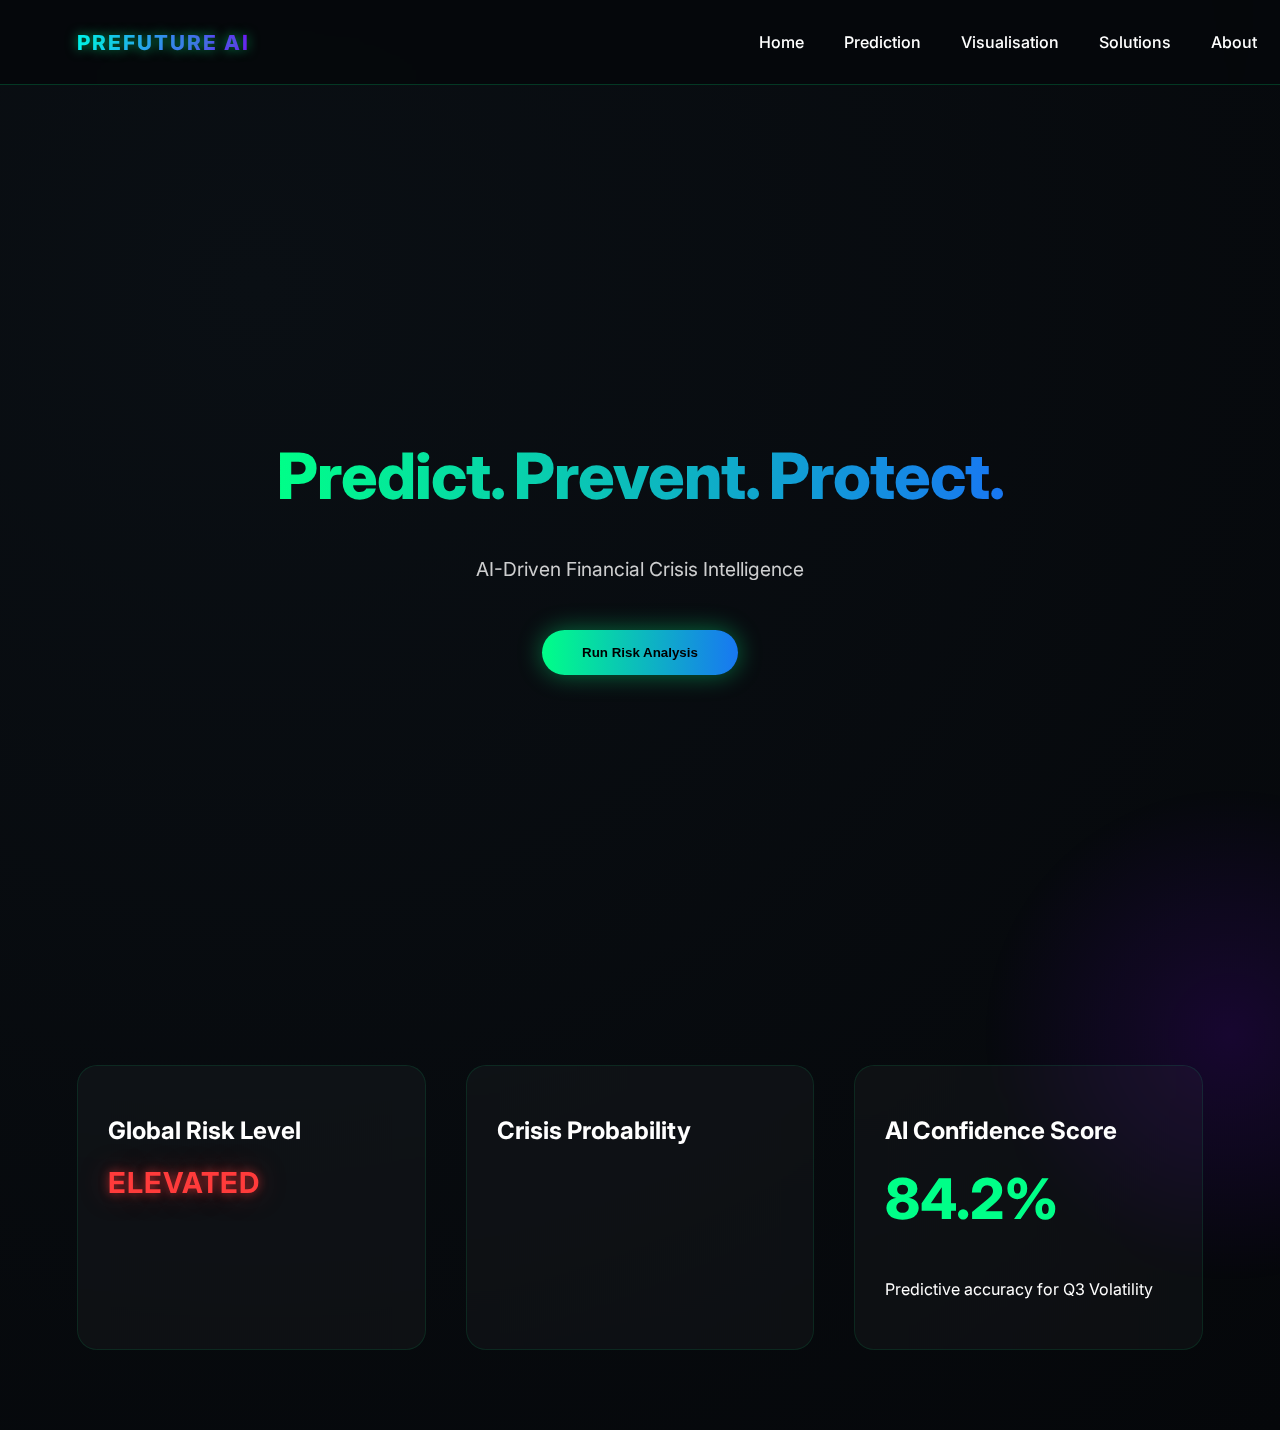
<file: index.html>
<!DOCTYPE html>
<html lang="en">
<head>
    <meta charset="UTF-8">
    <title>Financial Risk Intelligence</title>
    <link rel="stylesheet" href="style.css">
<script defer src="script.js"></script>
<link href="https://fonts.googleapis.com/css2?family=Inter:wght@400;700;800&display=swap" rel="stylesheet">
</head>

<body>

    <canvas id="bgCanvas"></canvas>

    <nav class="navbar">
        <div class="logo">PREFUTURE AI</div>
    <ul>
        <li><a href="index.html">Home</a></li>
        <li><a href="prediction.html">Prediction</a></li>
        <li><a href="visualisation.html">Visualisation</a></li>
        <li><a href="strategy.html">Solutions</a></li>
        <li><a href="about.html">About</a></li>
        <li><a href="contact.html">Contact</a></li>
    </ul>
</nav>


    </nav>

    <section class="hero">
        <div class="hero-content">
            <h1>Predict. Prevent. Protect.</h1>
            <p>AI-Driven Financial Crisis Intelligence</p>
            <button onclick="window.location.href='prediction.html'">Run Risk Analysis</button>

        </div>
    </section>

    <section class="dashboard">
        <div class="card">
            <h2>Global Risk Level</h2>
            <div class="risk-indicator high">ELEVATED</div>
        </div>

        <div class="card">
            <h2>Crisis Probability</h2>
            <canvas id="riskChart"></canvas>
        </div>

        <div class="card">
            <h2>AI Confidence Score</h2>
            <div class="score">84.2%</div>
            <div class="chart-line"></div><br>
            <p>Predictive accuracy for Q3 Volatility</p>
        </div>
    </section>

    <script src="script.js"></script>
</body>



</html>
</file>
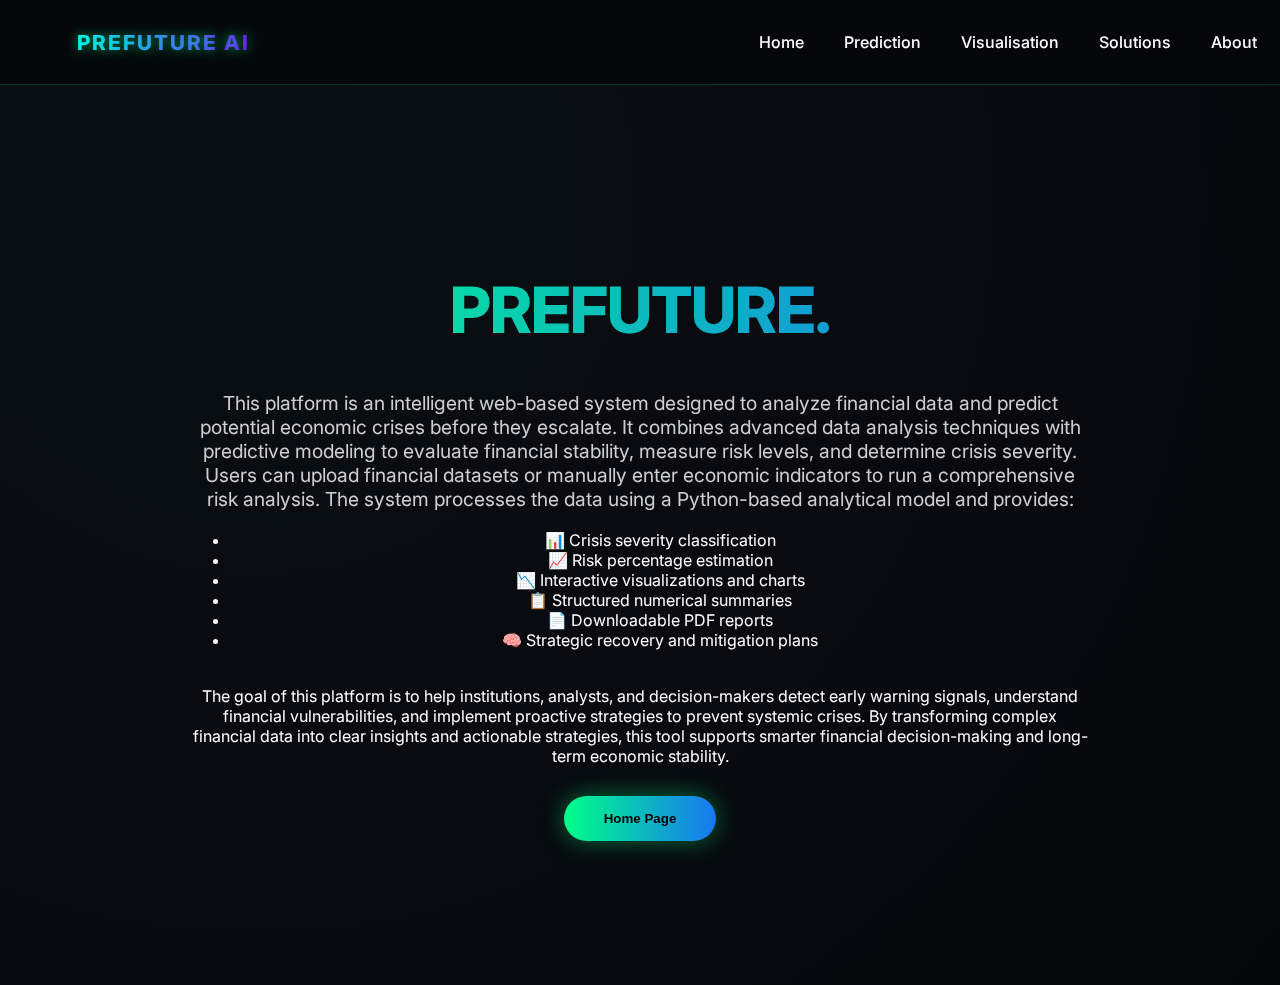
<file: about.html>
<!DOCTYPE html>
<html lang="en">
<head>
    <meta charset="UTF-8">
    <title>Financial Risk Intelligence</title>
    <link rel="stylesheet" href="style.css">
<script defer src="script.js"></script>
<link href="https://fonts.googleapis.com/css2?family=Inter:wght@400;700;800&display=swap" rel="stylesheet">
</head>

<body>

    <canvas id="bgCanvas"></canvas>

    <nav class="navbar">
        <div class="logo">PREFUTURE AI</div>
    <ul>
        <li><a href="index.html">Home</a></li>
        <li><a href="prediction.html">Prediction</a></li>
        <li><a href="visualisation.html">Visualisation</a></li>
        <li><a href="strategy.html">Solutions</a></li>
        <li><a href="about.html">About</a></li>
        <li><a href="contact.html">Contact</a></li>
    </ul>
</nav>


    </nav>

    <section class="hero">
        <div class="hero-content">
            <h1>PREFUTURE.</h1>
            <p>This platform is an intelligent web-based system designed to analyze financial data and predict potential economic crises before they escalate. It combines advanced data analysis techniques with predictive modeling to evaluate financial stability, measure risk levels, and determine crisis severity.
Users can upload financial datasets or manually enter economic indicators to run a comprehensive risk analysis. The system processes the data using a Python-based analytical model and provides:<br>
<ul>
<li>📊 Crisis severity classification</li>
<li>📈 Risk percentage estimation</li>
<li>📉 Interactive visualizations and charts</li>
<li>📋 Structured numerical summaries</li>
<li>📄 Downloadable PDF reports</li>
<li>🧠 Strategic recovery and mitigation plans</li>
</ul>
<br>
The goal of this platform is to help institutions, analysts, and decision-makers detect early warning signals, understand financial vulnerabilities, and implement proactive strategies to prevent systemic crises.
By transforming complex financial data into clear insights and actionable strategies, this tool supports smarter financial decision-making and long-term economic stability.<br>
            <button onclick="window.location.href='index.html'">Home Page</button>

        </div>
    </section>

    

    <script src="script.js"></script>
</body>



</html>
</file>
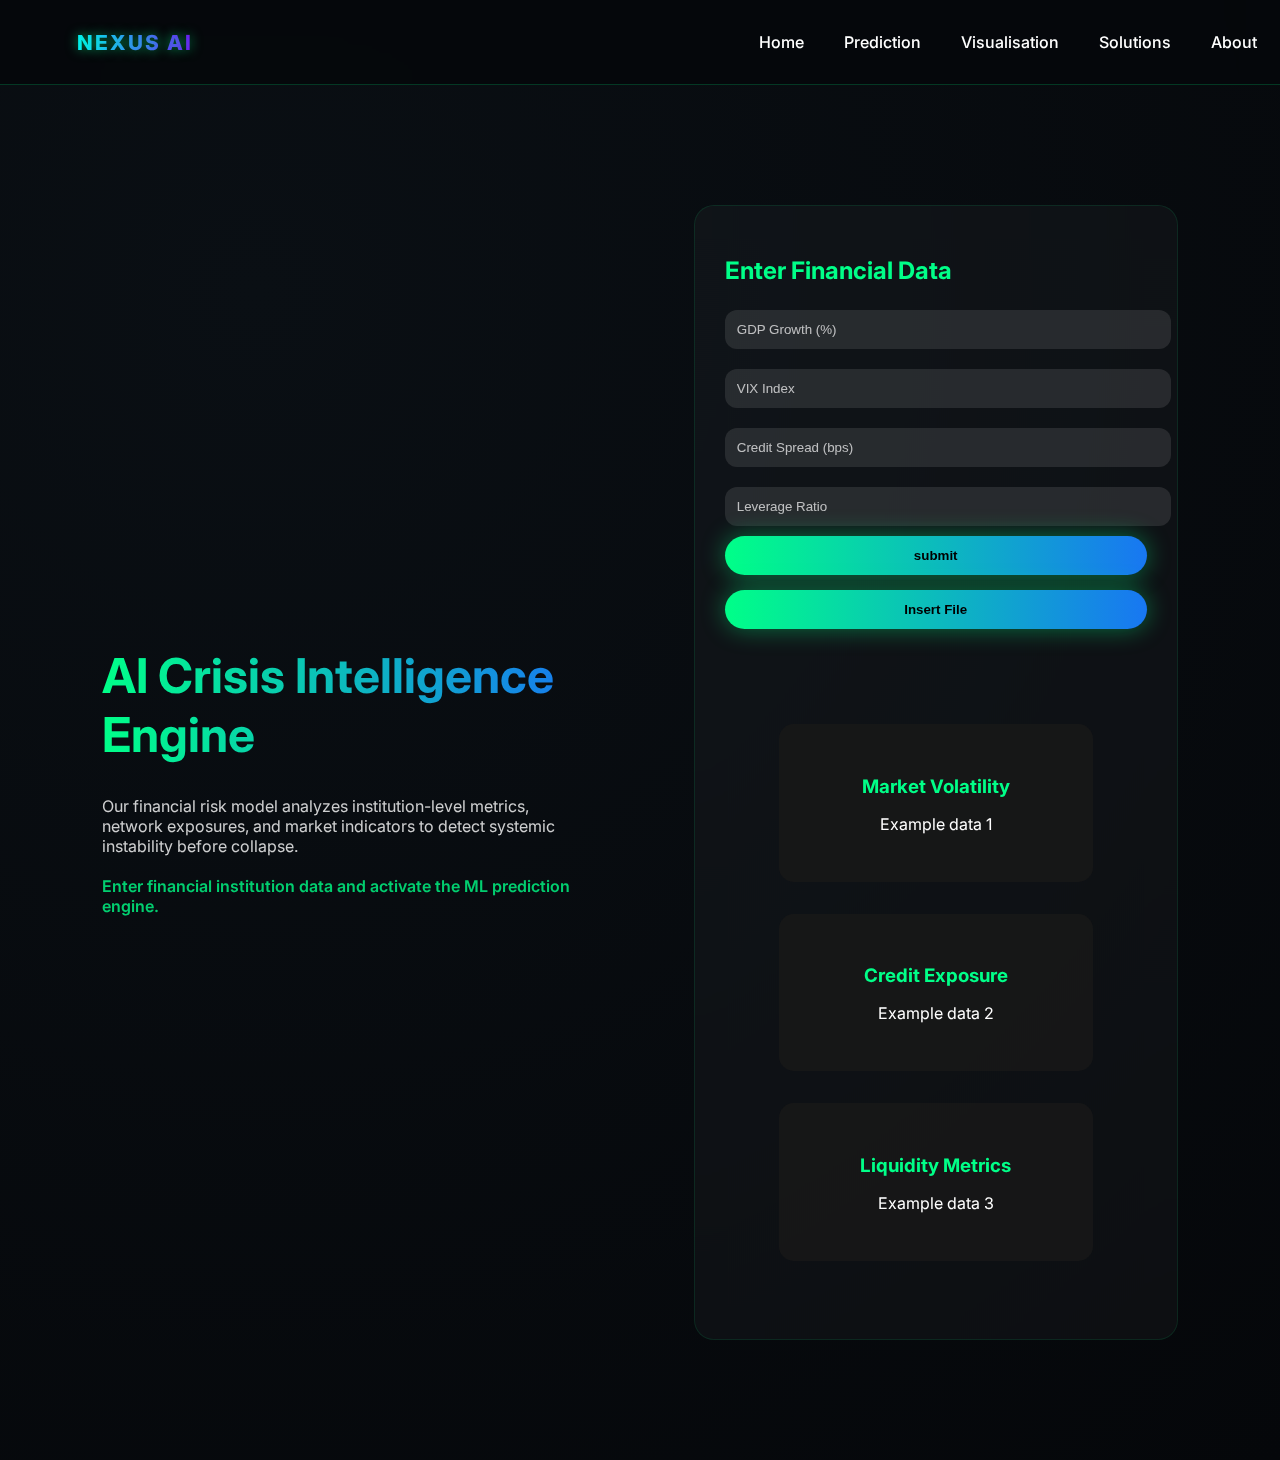
<file: prediction.html>
<!DOCTYPE html>
<html lang="en">
<head>
    <meta charset="UTF-8">
    <title>Financial Risk Intelligence</title>
    <link rel="stylesheet" href="style.css">
    <script defer src="script.js"></script>
    <script defer src="prediction.js"></script>
    <link href="https://fonts.googleapis.com/css2?family=Inter:wght@400;700;800&display=swap" rel="stylesheet">
</head>
<body>

<canvas id="bgCanvas"></canvas>

<nav class="navbar">
    <div class="logo">NEXUS AI</div>
    <ul>
        <li><a href="index.html">Home</a></li>
        <li><a href="prediction.html">Prediction</a></li>
        <li><a href="visualisation.html">Visualisation</a></li>
        <li><a href="strategy.html">Solutions</a></li>
        <li><a href="about.html">About</a></li>
        <li><a href="contact.html">Contact</a></li>
    </ul>
</nav>

<section class="prediction-section">

    <!-- LEFT SIDE TEXT -->
    <div class="left-side">
        <h1>AI Crisis Intelligence Engine</h1>
        <p>
            Our financial risk model analyzes institution-level metrics,
            network exposures, and market indicators to detect systemic 
            instability before collapse.
        </p>
        <p class="highlight">
            Enter financial institution data and activate the ML prediction engine.
        </p>
    </div>

    <!-- RIGHT SIDE INPUT CARD -->
    <div class="right-side">
        <div class="form-card">
            <h2>Enter Financial Data</h2>
            <form id="inputForm">
                <input type="number" step="any" id="gdp_growth" placeholder="GDP Growth (%)" required>
                <input type="number" step="any" id="vix_index" placeholder="VIX Index" required>
                <input type="number" step="any" id="credit_spread" placeholder="Credit Spread (bps)" required>
                <input type="number" step="any" id="leverage_ratio" placeholder="Leverage Ratio" required>

            
                <button onclick="window.location.href='visualisation.html'">submit</button>
                <button type="button" class="file-btn" id="fileBtn">Insert File</button>
                <input type="file" id="fileInput" style="display:none;">
            </form>

           <!-- STATISTIC CARDS AT THE BOTTOM -->
<div class="cards-container">
    <div class="stat-card">
        <h3>Market Volatility</h3>
        <p>Example data 1</p>
    </div>
    <div class="stat-card">
        <h3>Credit Exposure</h3>
        <p>Example data 2</p>
    </div>
    <div class="stat-card">
        <h3>Liquidity Metrics</h3>
        <p>Example data 3</p>
    </div>
</div>
        </div>
    </div>

</section>

<script>
    // File insertion without backend
    const fileBtn = document.getElementById('fileBtn');
    const fileInput = document.getElementById('fileInput');

    fileBtn.addEventListener('click', () => {
        fileInput.click();
    });

    fileInput.addEventListener('change', (e) => {
        const file = e.target.files[0];
        if (file) {
            alert(`File selected: ${file.name}`);
            const reader = new FileReader();
            reader.onload = function(evt) {
                console.log("File content:", evt.target.result);
            }
            reader.readAsText(file);
        }
    });

    // Form submission
    const inputForm = document.getElementById('inputForm');
    inputForm.addEventListener('submit', (e) => {
        e.preventDefault();
        const gdp = document.getElementById('gdp_growth').value;
        const vix = document.getElementById('vix_index').value;
        const credit = document.getElementById('credit_spread').value;
        const leverage = document.getElementById('leverage_ratio').value;

        alert(`Data Submitted:\nGDP Growth: ${gdp}\nVIX Index: ${vix}\nCredit Spread: ${credit}\nLeverage Ratio: ${leverage}`);
    });
</script>

</body>
</html>
</file>
<file: style.css>
:root {
    --bg-dark: #020617;
    --neon-cyan: #00f0ff;
    --neon-purple: #7a00ff;
    --risk-red: #ff3b3b;
    --glass: rgba(255, 255, 255, 0.03);
}

body {
    margin: 0;
    font-family: 'Inter', 'Segoe UI', sans-serif;
    background-color: var(--bg-dark);
    color: white;
    overflow-x: hidden;
}

/* Glassmorphism Navbar */
/* ================= NAVBAR ================= */

.navbar {
    position: sticky;
    top: 0;
    width: 100%;
    padding: 1rem 6%;
    display: flex;
    justify-content: space-between;
    align-items: center;
    background: rgba(2, 6, 23, 0.85);
    backdrop-filter: blur(20px);
    border-bottom: 1px solid rgba(0, 240, 255, 0.15);
    z-index: 1000;
}

.logo {
    font-weight: 900;
    font-size: 1.3rem;
    letter-spacing: 3px;
    background: linear-gradient(90deg, var(--neon-cyan), var(--neon-purple));
    -webkit-background-clip: text;
    -webkit-text-fill-color: transparent;
}

.navbar ul {
    list-style: none;
    display: flex;
    gap: 40px;
}

.navbar a {
    position: relative;
    text-decoration: none;
    color: white;
    font-weight: 500;
    transition: 0.3s ease;
}

.navbar a::after {
    content: "";
    position: absolute;
    width: 0%;
    height: 2px;
    left: 0;
    bottom: -6px;
    background: linear-gradient(90deg, var(--neon-cyan), var(--neon-purple));
    transition: 0.3s ease;
}

.navbar a:hover {
    color: var(--neon-cyan);
}

.navbar a:hover::after {
    width: 100%;
}


/* Hero Section Refinement */
.hero {
    height: 100vh; /* Full screen */
    display: flex;
    justify-content: center;
    align-items: center;
    text-align: center;
    position: relative;
    z-index: 2;
}

.hero-content {
    max-width: 900px;
}

.hero h1 {
    font-size: 4rem;
    font-weight: 800;
    letter-spacing: -1px;
    background: linear-gradient(90deg, var(--neon-cyan), var(--neon-purple));
    -webkit-background-clip: text;
    -webkit-text-fill-color: transparent;
}

.hero p {
    margin-top: 15px;
    font-size: 1.2rem;
    opacity: 0.8;
}
.hero button {
    margin-top: 30px;
    padding: 15px 40px;
    border-radius: 50px;
    border: none;
    font-weight: 600;
    background: linear-gradient(90deg, var(--neon-cyan), var(--neon-purple));
    cursor: pointer;
    transition: 0.3s ease;
}

.hero button:hover {
    transform: translateY(-4px);
    box-shadow: 0 0 30px var(--neon-purple);
}


/* Dashboard Grid */
/* ================= CARDS ================= */
.dashboard {
    padding: 80px 6%;
    position: relative;
    z-index: 2;
}

.card {
    position: relative;
    padding: 30px;
    border-radius: 20px;
    background: rgba(255, 255, 255, 0.02);
    backdrop-filter: blur(15px);
    border: 1px solid rgba(255, 255, 255, 0.08);
    overflow: hidden;
    transition: 0.4s ease;
}

.card::before {
    content: "";
    position: absolute;
    inset: 0;
    border-radius: 20px;
    padding: 1px;
    background: linear-gradient(130deg, var(--neon-cyan), var(--neon-purple));
    -webkit-mask: 
        linear-gradient(#000 0 0) content-box, 
        linear-gradient(#000 0 0);
    -webkit-mask-composite: xor;
    mask-composite: exclude;
    opacity: 0;
    transition: 0.4s ease;
}

.card:hover::before {
    opacity: 1;
}

.card:hover {
    transform: translateY(-6px);
}


/* Risk Indicator "Pulse" */
.risk-indicator {
    font-size: 1.8rem;
    font-weight: 700;
    letter-spacing: 1px;
}

.risk-indicator.high {
    color: var(--risk-red);
    text-shadow:
        0 0 10px rgba(255, 59, 59, 0.6),
        0 0 30px rgba(255, 59, 59, 0.4);
}


.dashboard {
    padding: 60px 6%;
    display: grid;
    grid-template-columns: repeat(auto-fit, minmax(320px, 1fr));
    gap: 40px;
    position: relative;
}
.dashboard::before {
    content: "";
    position: absolute;
    width: 500px;
    height: 500px;
    background: radial-gradient(circle, rgba(122,0,255,0.15), transparent 70%);
    top: -200px;
    right: -200px;
    z-index: -1;
}
#bgCanvas {
    position: fixed;
    top: 0;
    left: 0;
    width: 100%;
    height: 100%;
    z-index: -10;   /* VERY important */
    pointer-events: none;
}

:root {
    --primary: #00ff88;      /* Neon Green */
    --secondary: #1877f2;    /* Electric Blue */
    --bg: #05070a;           /* Deep Dark */
    --text: #ffffff;
}


body {
    margin: 0;
    font-family: 'Inter', 'Segoe UI', sans-serif;
    background: radial-gradient(circle at 20% 20%, #0a0f14, var(--bg));
    color: var(--text);
    overflow-x: hidden;
}

/* Glassmorphism Navbar */
/* ================= NAVBAR ================= */

.navbar {
    position: sticky;
    top: 0;
    padding: 1rem 6%;
    display: flex;
    justify-content: space-between;
    align-items: center;
    background: rgba(5, 7, 10, 0.85);
    backdrop-filter: blur(15px);
    border-bottom: 1px solid rgba(0,255,136,0.2);
    z-index: 1000;
}

.logo {
    font-weight: 800;
    letter-spacing: 2px;
    color: var(--primary);
    text-shadow: 0 0 12px rgba(0,255,136,0.6);
}

.navbar ul {
    display: flex;
    gap: 40px;
    list-style: none;
}

.navbar a {
    text-decoration: none;
    color: var(--text);
    position: relative;
    transition: 0.3s ease;
}

.navbar a:hover {
    color: var(--primary);
}

.navbar a::after {
    content: "";
    position: absolute;
    width: 0%;
    height: 2px;
    bottom: -5px;
    left: 0;
    background: var(--primary);
    transition: 0.3s;
}

.navbar a:hover::after {
    width: 100%;
}



/* Hero Section Refinement */
.hero {
    height: 100vh; /* Full screen */
    display: flex;
    justify-content: center;
    align-items: center;
    text-align: center;
    position: relative;
    z-index: 2;
}

.hero-content {
    max-width: 900px;
}

.hero h1 {
    font-size: 4rem;
    font-weight: 800;
    background: linear-gradient(90deg, var(--primary), var(--secondary));
    -webkit-background-clip: text;
    -webkit-text-fill-color: transparent;
}

.hero p {
    margin-top: 15px;
    font-size: 1.2rem;
    opacity: 0.8;
}
.hero button {
    margin-top: 30px;
    padding: 15px 40px;
    border-radius: 50px;
    border: none;
    font-weight: 600;
    cursor: pointer;
    background: linear-gradient(90deg, var(--primary), var(--secondary));
    color: #000;
    transition: 0.3s ease;
    box-shadow: 0 0 25px rgba(0,255,136,0.4);
}

.hero button:hover {
    transform: translateY(-4px);
    box-shadow: 0 0 40px rgba(0,255,136,0.8);
}



/* Dashboard Grid */
/* ================= CARDS ================= */
.dashboard {
    padding: 80px 6%;
    position: relative;
    z-index: 2;
}

.card {
    background: rgba(255,255,255,0.03);
    backdrop-filter: blur(12px);
    padding: 30px;
    border-radius: 20px;
    border: 1px solid rgba(0,255,136,0.1);
    transition: 0.3s ease;
}
.cards-container {
    display: flex;
    flex-direction: column; /* stack vertically */
    align-items: center;    /* center horizontally */
    gap: 2rem;              /* space between cards */
    margin-top: 5rem;       /* space from form section */
    margin-bottom: 3rem;    /* bottom spacing */
}

.stat-card {
    background: rgba(24, 24, 24, 0.9);
    padding: 2rem;
    border-radius: 15px;
    width: 300px;           /* card width */
    text-align: center;
}


.card:hover {
    border: 1px solid var(--primary);
    transform: translateY(-5px);
    box-shadow: 0 0 25px rgba(0,255,136,0.2);
}


.card::before {
    content: "";
    position: absolute;
    inset: 0;
    border-radius: 20px;
    padding: 1px;
    background: linear-gradient(130deg, var(--neon-cyan), var(--neon-purple));
    -webkit-mask: 
        linear-gradient(#000 0 0) content-box, 
        linear-gradient(#000 0 0);
    -webkit-mask-composite: xor;
    mask-composite: exclude;
    opacity: 0;
    transition: 0.4s ease;
}

.card:hover::before {
    opacity: 1;
}
.form-card button {
    width: 100%;
    padding: 15px;
    border-radius: 30px;
    border: none;
    background: linear-gradient(90deg, #00ff88, #1877f2);
    font-weight: bold;
    cursor: pointer;
    margin-bottom: 15px; /* <-- space between buttons */
}


.score {
    font-size: 3.5rem;
    font-weight: 800;
    color: var(--primary);
    margin: 10px 0;
}
#bgCanvas {
    position: fixed;
    top: 0;
    left: 0;
    width: 100%;
    height: 100%;
    z-index: 0;
}

.prediction-form {
    display: flex;
    flex-direction: column;
    gap: 10px;
    margin-top: 0px;
}

.prediction-form input {
    padding: 15px;
    border-radius: 10px;
    border: 1px solid rgba(0,255,136,0.3);
    background: rgba(255,255,255,0.05);
    color: white;
    font-size: 1rem;
}

.prediction-form input:focus {
    outline: none;
    border: 1px solid #00ff88;
    box-shadow: 0 0 10px rgba(0,255,136,0.4);
}

.result-box {
    margin-top: 0px;
    padding: 10px;
    border-radius: 15px;
    background: rgba(0,255,136,0.1);
    border: 1px solid #00ff88;
}



.prediction-section {
    display: flex;
    justify-content: space-between;
    align-items: flex-start; /* align top instead of center */
    padding: 120px 8%;
    min-height: 100vh;
    gap: 2rem; /* add gap between left and right */
    flex-wrap: wrap; /* allows responsiveness on smaller screens */
}
.left-side {
    width: 45%; /* left text */
    min-width: 250px; /* ensures it doesn't shrink too much */
}

.right-side {
    width: 45%; /* input card on the right */
    min-width: 300px;
    display: flex;
    flex-direction: column;
    gap: 2rem; /* space between form card and stat cards */
}

.left-side {
    width: 45%;
}

.left-side h1 {
    font-size: 3rem;
    background: linear-gradient(90deg, #00ff88, #1877f2);
    -webkit-background-clip: text;
    -webkit-text-fill-color: transparent;
}

.left-side p {
    margin-top: 20px;
    opacity: 0.8;
}
.cards-container {
    display: flex;
    justify-content: center; /* center horizontally */
    gap: 2rem; /* spacing between cards */
    margin: 5rem 0 3rem 0; /* top/bottom spacing */
    flex-wrap: wrap; /* stack on small screens */
}

.stat-card {
    background: rgba(24, 24, 24, 0.9);
    padding: 2rem;
    border-radius: 15px;
    width: 250px;
    text-align: center;
}


.highlight {
    margin-top: 30px;
    color: #00ff88;
    font-weight: 600;
}

.right-side {
    width: 40%;
}

.form-card {
    padding: 40px;
    border-radius: 20px;
    background: rgba(255,255,255,0.04);
    backdrop-filter: blur(15px);
    border: 1px solid rgba(0,255,136,0.2);
}

.form-card input {
    width: 100%;
    margin-bottom: 20px;
    padding: 15px;
    border-radius: 10px;
    border: 1px solid rgba(0,255,136,0.3);
    background: rgba(255,255,255,0.05);
    color: white;
}

.form-card button {
    width: 100%;
    padding: 15px;
    border-radius: 30px;
    border: none;
    background: linear-gradient(90deg, #00ff88, #1877f2);
    font-weight: bold;
    cursor: pointer;
}
.form-card {
    background: rgba(255,255,255,0.03);
    backdrop-filter: blur(12px);
    padding: 30px;
    border-radius: 20px;
    border: 1px solid rgba(0,255,136,0.1);
}
.results-section {
    padding: 80px 8%;
    display: flex;
    justify-content: center;
}

.result-card {
    width: 400px;
    padding: 40px;
    border-radius: 20px;
    background: rgba(0,255,136,0.05);
    border: 1px solid #00ff88;
    text-align: center;
}

.percentage {
    font-size: 3rem;
    font-weight: 800;
    margin: 20px 0;
}

.progress-bar {
    width: 100%;
    height: 15px;
    background: rgba(255,255,255,0.1);
    border-radius: 10px;
    overflow: hidden;
}

.progress-fill {
    height: 100%;
    width: 0%;
    background: linear-gradient(90deg, #00ff88, #ff003c);
    transition: width 1.5s ease;
}
.prediction-section {
    display: flex;
    justify-content: space-between;
    align-items: center;
    padding: 120px 8%;
    min-height: 100vh;
}

.left-side {
    width: 45%;
}

.left-side h1 {
    font-size: 3rem;
    background: linear-gradient(90deg, #00ff88, #1877f2);
    -webkit-background-clip: text;
    -webkit-text-fill-color: transparent;
}

.highlight {
    margin-top: 30px;
    color: #00ff88;
    font-weight: 600;
}

.right-side {
    width: 40%;
}

.results-section {
    padding: 80px 8%;
    display: flex;
    justify-content: center;
}

.left-side {
    width: 45%;
}

.right-side {
    width: 45%;
}
/* contact page*/
.contact-section {
    display: flex;
    justify-content: space-between;
    align-items: center;
    height: calc(100vh - 80px); /* subtract navbar height */
    padding: 0 8%;
    box-sizing: border-box;
}

.left-side, .right-side {
    width: 45%;
}

.form-card {
    background: rgba(255,255,255,0.03);
    backdrop-filter: blur(12px);
    padding: 30px;
    border-radius: 20px;
    border: 1px solid rgba(0,255,136,0.1);
    color: #fff;
}

.form-card h2, .form-card h3 {
    color: #00ff88;
    margin-bottom: 15px;
}

.form-card input,
.form-card textarea {
    width: 100%;
    padding: 12px;
    margin: 10px 0;
    border-radius: 12px;
    border: none;
    background: rgba(255,255,255,0.1);
    color: #fff;
}

.form-card input::placeholder,
.form-card textarea::placeholder {
    color: rgba(255,255,255,0.7);
}

.form-card button {
    padding: 12px 25px;
    border-radius: 50px;
    border: none;
    background: linear-gradient(90deg, #00ff88, #1877f2);
    color: #000;
    font-weight: 600;
    cursor: pointer;
    box-shadow: 0 0 25px rgba(0,255,136,0.4);
    transition: 0.3s;
}

.form-card button:hover {
    transform: translateY(-3px);
    box-shadow: 0 0 40px rgba(0,255,136,0.7);
}

.social-icons {
    display: flex;
    gap: 20px;
    margin-top: 15px;
}

.social-icons a {
    font-size: 1.8rem;
    color: #00ff88;
    transition: 0.3s;
}

.social-icons a:hover {
    color: #1877f2;
    transform: translateY(-3px);
}
</file>
